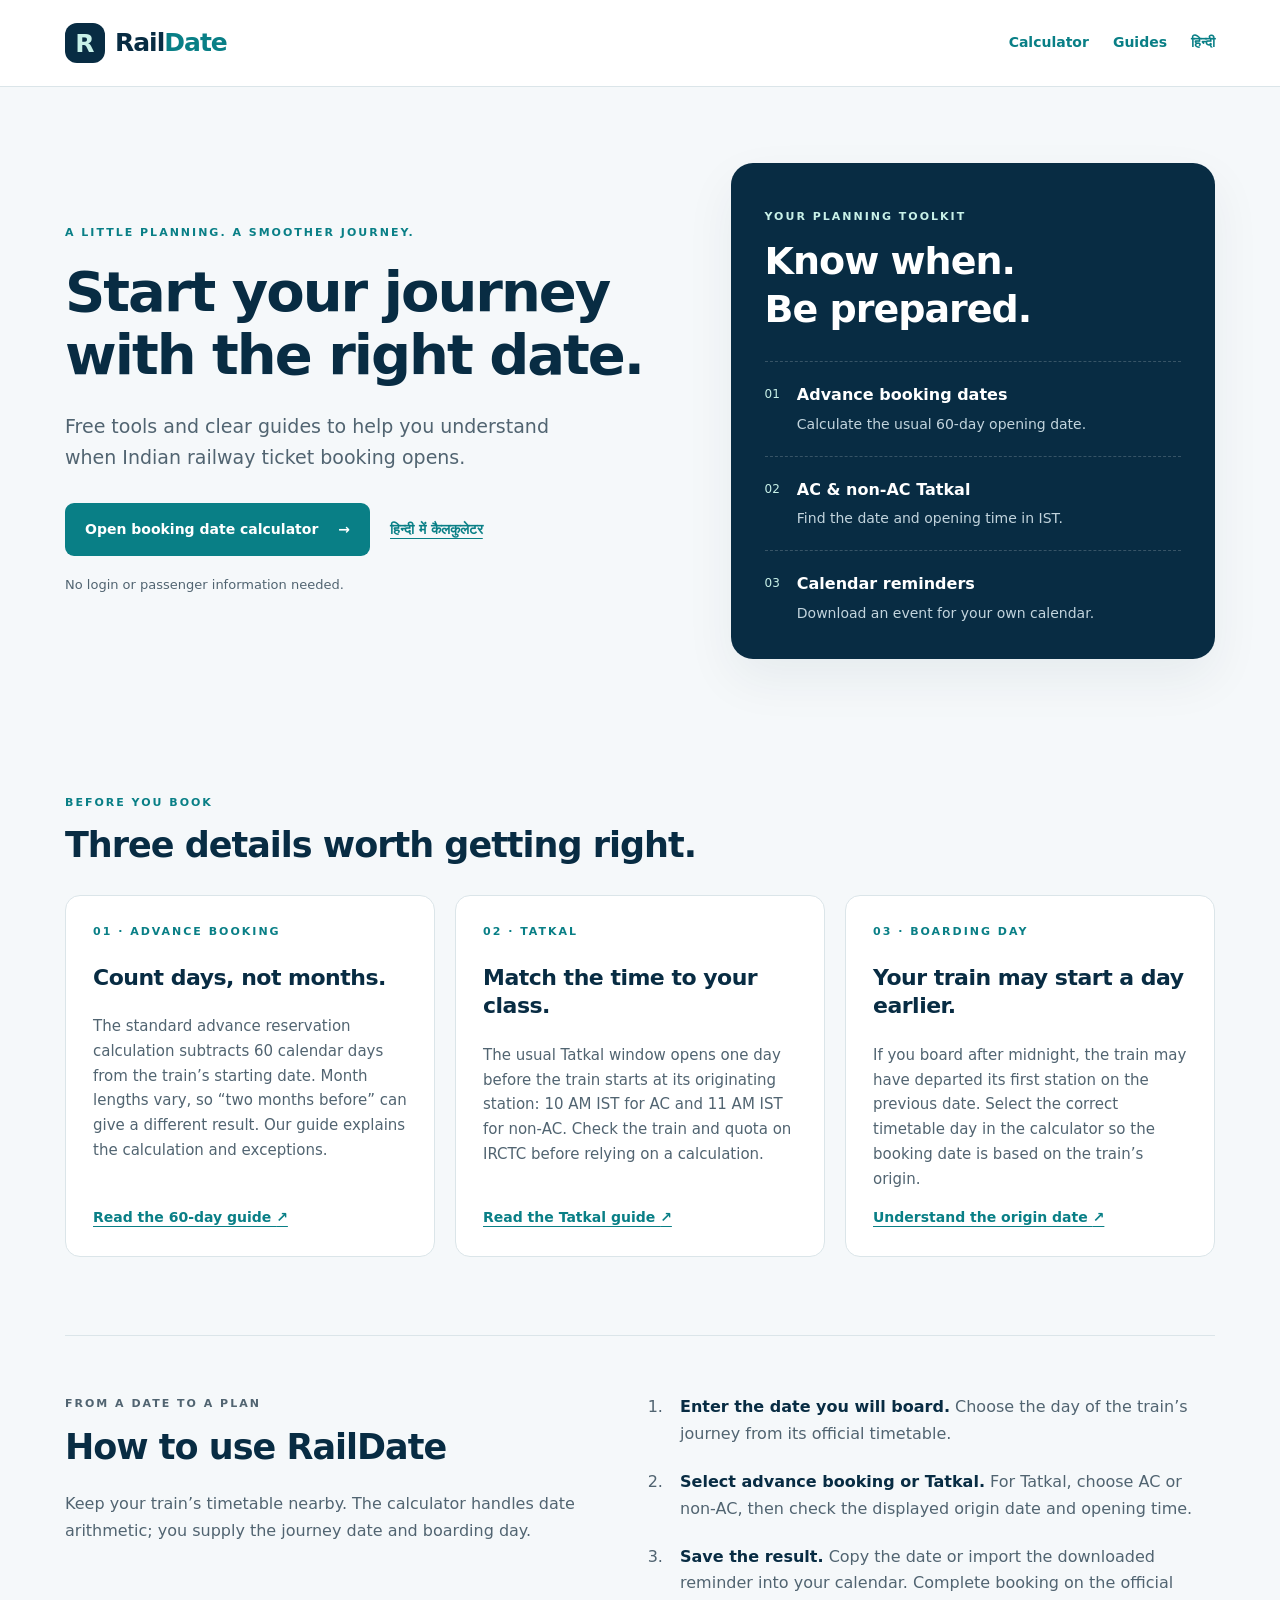
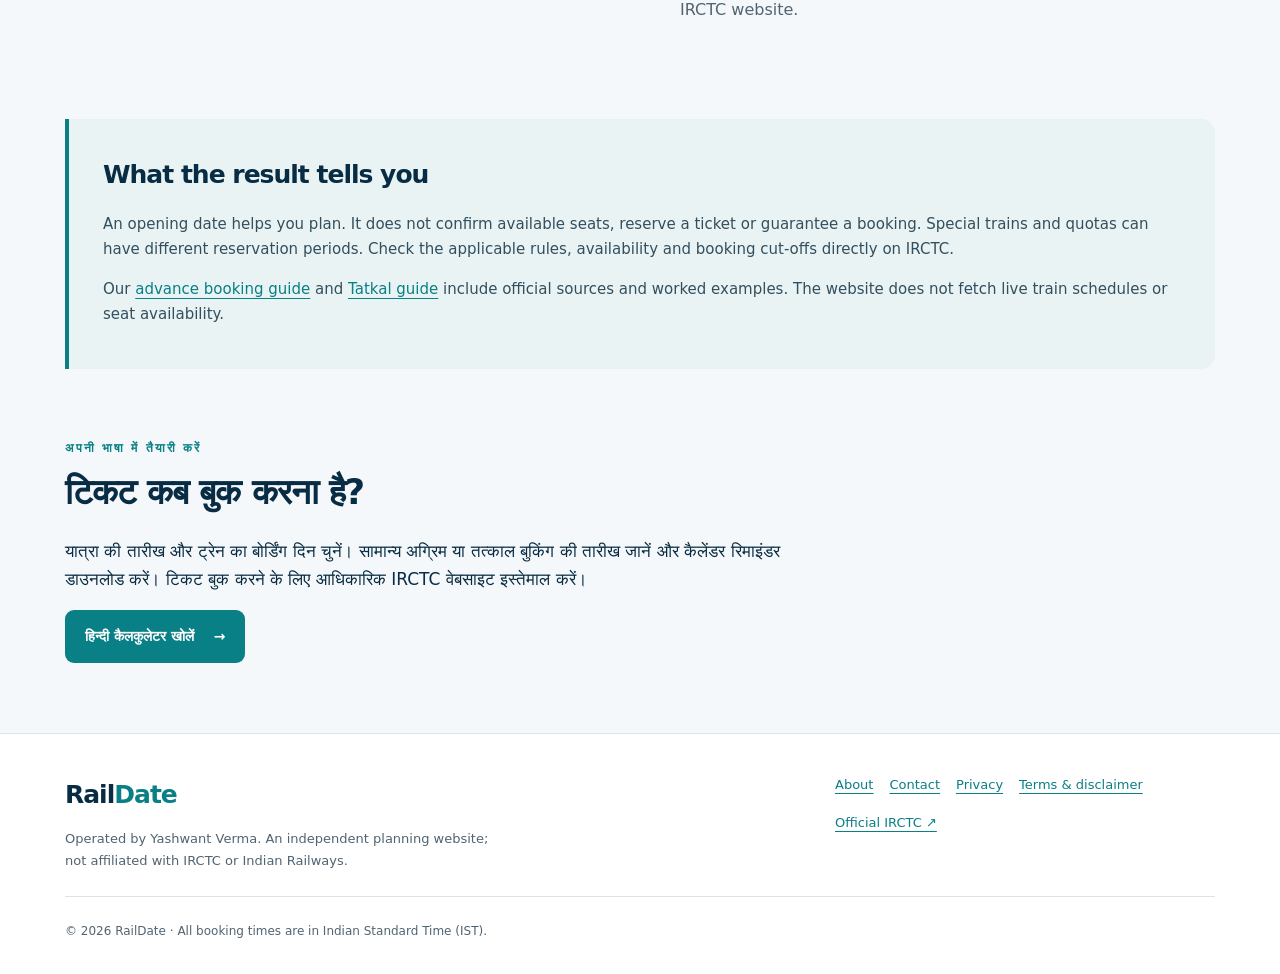
<file: index.html>
<!doctype html>
<html lang="en">
<head>
  <meta charset="utf-8">
  <meta name="viewport" content="width=device-width,initial-scale=1">
  <title>RailDate | Free Train Booking Tools & Travel Guides</title>
  <meta name="description" content="Plan your next train journey with RailDate. Find IRCTC advance and Tatkal booking dates, save calendar reminders, and read practical guides in English and Hindi.">
  <meta name="robots" content="index,follow,max-image-preview:large">
  <meta name="theme-color" content="#082c43">
  <meta name="google-adsense-account" content="ca-pub-1127445765148847">
  <link rel="canonical" href="https://yashwant-verma.github.io/">
  <link rel="icon" href="/favicon.svg" type="image/svg+xml">
  <link rel="stylesheet" href="/home.css">
  <meta property="og:type" content="website">
  <meta property="og:title" content="RailDate | Free Train Booking Tools & Travel Guides">
  <meta property="og:description" content="Understand when train booking opens. Free advance and Tatkal date calculator, calendar reminders and practical travel guides.">
  <meta property="og:url" content="https://yashwant-verma.github.io/">
  <meta name="twitter:card" content="summary">
  <script type="application/ld+json">{"@context":"https://schema.org","@type":"WebSite","name":"RailDate","url":"https://yashwant-verma.github.io/","description":"Independent train booking date tools and travel planning guides.","inLanguage":["en","hi"]}</script>
  <script async src="https://pagead2.googlesyndication.com/pagead/js/adsbygoogle.js?client=ca-pub-1127445765148847" crossorigin="anonymous"></script>
  <script src="/privacy-controls.js" defer></script>
  <meta name="google-site-verification" content="3MFHbGhSt6kM5hnh1EpJtyU8FBgi8YLL3r8U3ckGG8Q">
</head>
<body>
  <a class="skip" href="#main">Skip to content</a>
  <header><nav class="wrap nav" aria-label="Main navigation"><a class="brand" href="/" aria-label="RailDate home"><span class="mark" aria-hidden="true">R</span>Rail<span>Date</span></a><div class="navlinks"><a href="/train-booking-date-calculator/">Calculator</a><a href="#guides">Guides</a><a href="/train-booking-date-calculator/hi/" lang="hi">हिन्दी</a></div></nav></header>
  <main id="main" class="wrap">
    <section class="hero">
      <div><p class="eyebrow">A LITTLE PLANNING. A SMOOTHER JOURNEY.</p><h1>Start your journey<br>with the right date.</h1><p class="lead">Free tools and clear guides to help you understand when Indian railway ticket booking opens.</p><div class="actions"><a class="button" href="/train-booking-date-calculator/">Open booking date calculator <span aria-hidden="true">→</span></a><a class="secondary" href="/train-booking-date-calculator/hi/" lang="hi">हिन्दी में कैलकुलेटर</a></div><p class="small">No login or passenger information needed.</p></div>
      <aside class="ticket" aria-label="Tools available on RailDate"><p class="eyebrow">YOUR PLANNING TOOLKIT</p><h2>Know when.<br>Be prepared.</h2><ul><li><span>01</span><div><strong>Advance booking dates</strong><p>Calculate the usual 60-day opening date.</p></div></li><li><span>02</span><div><strong>AC & non-AC Tatkal</strong><p>Find the date and opening time in IST.</p></div></li><li><span>03</span><div><strong>Calendar reminders</strong><p>Download an event for your own calendar.</p></div></li></ul></aside>
    </section>
    <section class="section" id="guides"><p class="eyebrow">BEFORE YOU BOOK</p><h2>Three details worth getting right.</h2><div class="cards">
      <article><span class="number">01 · ADVANCE BOOKING</span><h3>Count days, not months.</h3><p>The standard advance reservation calculation subtracts 60 calendar days from the train’s starting date. Month lengths vary, so “two months before” can give a different result. Our guide explains the calculation and exceptions.</p><a href="/train-booking-date-calculator/advance-booking-guide/">Read the 60-day guide <span aria-hidden="true">↗</span></a></article>
      <article><span class="number">02 · TATKAL</span><h3>Match the time to your class.</h3><p>The usual Tatkal window opens one day before the train starts at its originating station: 10 AM IST for AC and 11 AM IST for non-AC. Check the train and quota on IRCTC before relying on a calculation.</p><a href="/train-booking-date-calculator/tatkal-booking-guide/">Read the Tatkal guide <span aria-hidden="true">↗</span></a></article>
      <article><span class="number">03 · BOARDING DAY</span><h3>Your train may start a day earlier.</h3><p>If you board after midnight, the train may have departed its first station on the previous date. Select the correct timetable day in the calculator so the booking date is based on the train’s origin.</p><a href="/train-booking-date-calculator/train-origin-date-guide/">Understand the origin date <span aria-hidden="true">↗</span></a></article>
    </div></section>
    <section class="how section"><div><p class="eyebrow">FROM A DATE TO A PLAN</p><h2>How to use RailDate</h2><p>Keep your train’s timetable nearby. The calculator handles date arithmetic; you supply the journey date and boarding day.</p></div><ol><li><strong>Enter the date you will board.</strong> Choose the day of the train’s journey from its official timetable.</li><li><strong>Select advance booking or Tatkal.</strong> For Tatkal, choose AC or non-AC, then check the displayed origin date and opening time.</li><li><strong>Save the result.</strong> Copy the date or import the downloaded reminder into your calendar. Complete booking on the official IRCTC website.</li></ol></section>
    <section class="note"><h2>What the result tells you</h2><p>An opening date helps you plan. It does not confirm available seats, reserve a ticket or guarantee a booking. Special trains and quotas can have different reservation periods. Check the applicable rules, availability and booking cut-offs directly on IRCTC.</p><p>Our <a href="/train-booking-date-calculator/advance-booking-guide/">advance booking guide</a> and <a href="/train-booking-date-calculator/tatkal-booking-guide/">Tatkal guide</a> include official sources and worked examples. The website does not fetch live train schedules or seat availability.</p></section>
    <section class="hindi section" lang="hi"><p class="eyebrow">अपनी भाषा में तैयारी करें</p><h2>टिकट कब बुक करना है?</h2><p>यात्रा की तारीख और ट्रेन का बोर्डिंग दिन चुनें। सामान्य अग्रिम या तत्काल बुकिंग की तारीख जानें और कैलेंडर रिमाइंडर डाउनलोड करें। टिकट बुक करने के लिए आधिकारिक IRCTC वेबसाइट इस्तेमाल करें।</p><a class="button" href="/train-booking-date-calculator/hi/">हिन्दी कैलकुलेटर खोलें <span aria-hidden="true">→</span></a></section>
  </main>
  <footer><div class="wrap"><div class="footerline"><div><a class="brand" href="/">Rail<span>Date</span></a><p>Operated by Yashwant Verma. An independent planning website;<br>not affiliated with IRCTC or Indian Railways.</p></div><nav aria-label="Footer navigation"><a href="/train-booking-date-calculator/about/">About</a><a href="/train-booking-date-calculator/contact/">Contact</a><a href="/train-booking-date-calculator/privacy/">Privacy</a><a href="/train-booking-date-calculator/terms/">Terms & disclaimer</a><button type="button" data-privacy-settings hidden style="font:inherit;color:inherit;background:transparent;border:0;padding:0;text-decoration:underline;cursor:pointer">Privacy &amp; cookie settings</button><a href="https://www.irctc.co.in/nget/train-search">Official IRCTC ↗</a></nav></div><p class="copyright">© 2026 RailDate · All booking times are in Indian Standard Time (IST).</p></div></footer>
</body>
</html>
</file>
<file: home.css>
:root{color-scheme:light;--ink:#082c43;--teal:#097f86;--muted:#516471;--mint:#c8f1e8;--line:#dbe5e9}*{box-sizing:border-box}html{scroll-behavior:smooth}body{margin:0;background:#f5f8fa;color:var(--ink);font-family:system-ui,-apple-system,BlinkMacSystemFont,"Segoe UI",sans-serif;line-height:1.65}a{color:var(--teal);text-underline-offset:4px}a:focus-visible{outline:3px solid #db820b;outline-offset:5px}.wrap{width:min(1150px,calc(100% - 40px));margin:auto}.skip{position:absolute;top:-100px;left:20px;padding:10px;background:white;z-index:5}.skip:focus{top:10px}header{background:#fff;border-bottom:1px solid var(--line)}.nav{min-height:86px;display:flex;align-items:center;justify-content:space-between;gap:20px}.brand{display:inline-flex;align-items:center;color:var(--ink);font-size:25px;font-weight:800;letter-spacing:-1px;text-decoration:none}.brand>span:not(.mark){color:var(--teal)}.mark{display:grid;place-items:center;background:var(--ink);color:var(--mint);width:40px;height:40px;border-radius:12px;margin-right:10px;letter-spacing:0}.navlinks{display:flex;gap:24px;font-size:14px;font-weight:700}.navlinks a{text-decoration:none}.hero{display:grid;grid-template-columns:1.25fr 1fr;gap:60px;align-items:center;padding:76px 0}.eyebrow,.number{font-size:11px;letter-spacing:2px;font-weight:800;color:var(--teal)}h1{font-size:clamp(36px,4.4vw,56px);line-height:1.13;letter-spacing:-2px;margin:18px 0 24px}h2{font-size:clamp(27px,3vw,35px);line-height:1.25;letter-spacing:-1px;margin:12px 0 22px}h3{font-size:22px;line-height:1.3;letter-spacing:-.5px}.lead{font-size:19px;max-width:520px;color:var(--muted)}.actions{display:flex;align-items:center;gap:20px;flex-wrap:wrap;margin-top:30px}.button{display:inline-flex;gap:20px;align-items:center;justify-content:center;background:var(--teal);color:white;text-decoration:none;font-size:14px;font-weight:750;border-radius:9px;padding:15px 20px}.button:hover{background:#065e66}.secondary{font-size:14px;font-weight:700}.small{font-size:13px;color:var(--muted);margin-top:18px}.ticket{background:var(--ink);color:white;padding:34px;border-radius:22px;box-shadow:0 20px 50px #082c4310}.ticket .eyebrow{color:var(--mint)}.ticket h2{font-size:38px}.ticket ul{padding:0;margin:28px 0 0;list-style:none}.ticket li{display:flex;gap:17px;border-top:1px dashed #ffffff30;padding:20px 0}.ticket li:last-child{padding-bottom:0}.ticket li>span{color:var(--mint);font-size:12px;padding-top:3px}.ticket strong{font-size:16px}.ticket p:not(.eyebrow){margin:4px 0 0;color:#c2d4dd;font-size:14px}.section{padding:48px 0}.cards{display:grid;grid-template-columns:repeat(3,1fr);gap:20px;margin-top:28px}.cards article{background:#fff;border:1px solid var(--line);border-radius:15px;padding:27px;display:flex;flex-direction:column}.cards p{color:var(--muted);font-size:15px;flex:1;margin-top:0}.cards a{font-weight:750;font-size:14px}.how{display:grid;grid-template-columns:1fr 1.1fr;gap:60px;border-top:1px solid var(--line);margin-top:30px}.how p{color:var(--muted)}.how ol{padding-left:24px;margin-top:10px}.how li{padding:0 0 22px 12px;color:var(--muted)}.how strong{color:var(--ink)}.note{background:#e9f3f4;border-left:4px solid var(--teal);padding:28px 34px;border-radius:0 14px 14px 0;margin:10px 0}.note h2{font-size:25px}.note p{font-size:15px;color:#334f5e}.hindi{max-width:760px;padding-bottom:70px}.hindi p{font-size:17px}.hindi .eyebrow{font-size:12px}footer{background:#fff;border-top:1px solid var(--line);padding:40px 0 20px}.footerline{display:flex;gap:35px;justify-content:space-between}.footerline p{font-size:13px;color:var(--muted)}footer nav{display:flex;gap:16px;align-content:start;flex-wrap:wrap;max-width:380px;font-size:13px}.copyright{padding-top:25px;border-top:1px solid var(--line);font-size:12px;color:var(--muted)}@media(max-width:800px){.hero{grid-template-columns:1fr;gap:35px;padding:45px 0}.cards{grid-template-columns:1fr}.how{grid-template-columns:1fr;gap:10px}.footerline{flex-direction:column}.section{padding:32px 0}.hindi{padding-bottom:45px}}@media(max-width:440px){.wrap{width:calc(100% - 32px)}.nav{flex-wrap:wrap;padding:18px 0;gap:14px}.navlinks{gap:22px}.hero h1{letter-spacing:-1.4px}.ticket{padding:26px}.actions{align-items:flex-start;flex-direction:column}.button{width:100%}.note{padding:23px}.footerline br{display:none}}@media(prefers-reduced-motion:reduce){html{scroll-behavior:auto}}
</file>
